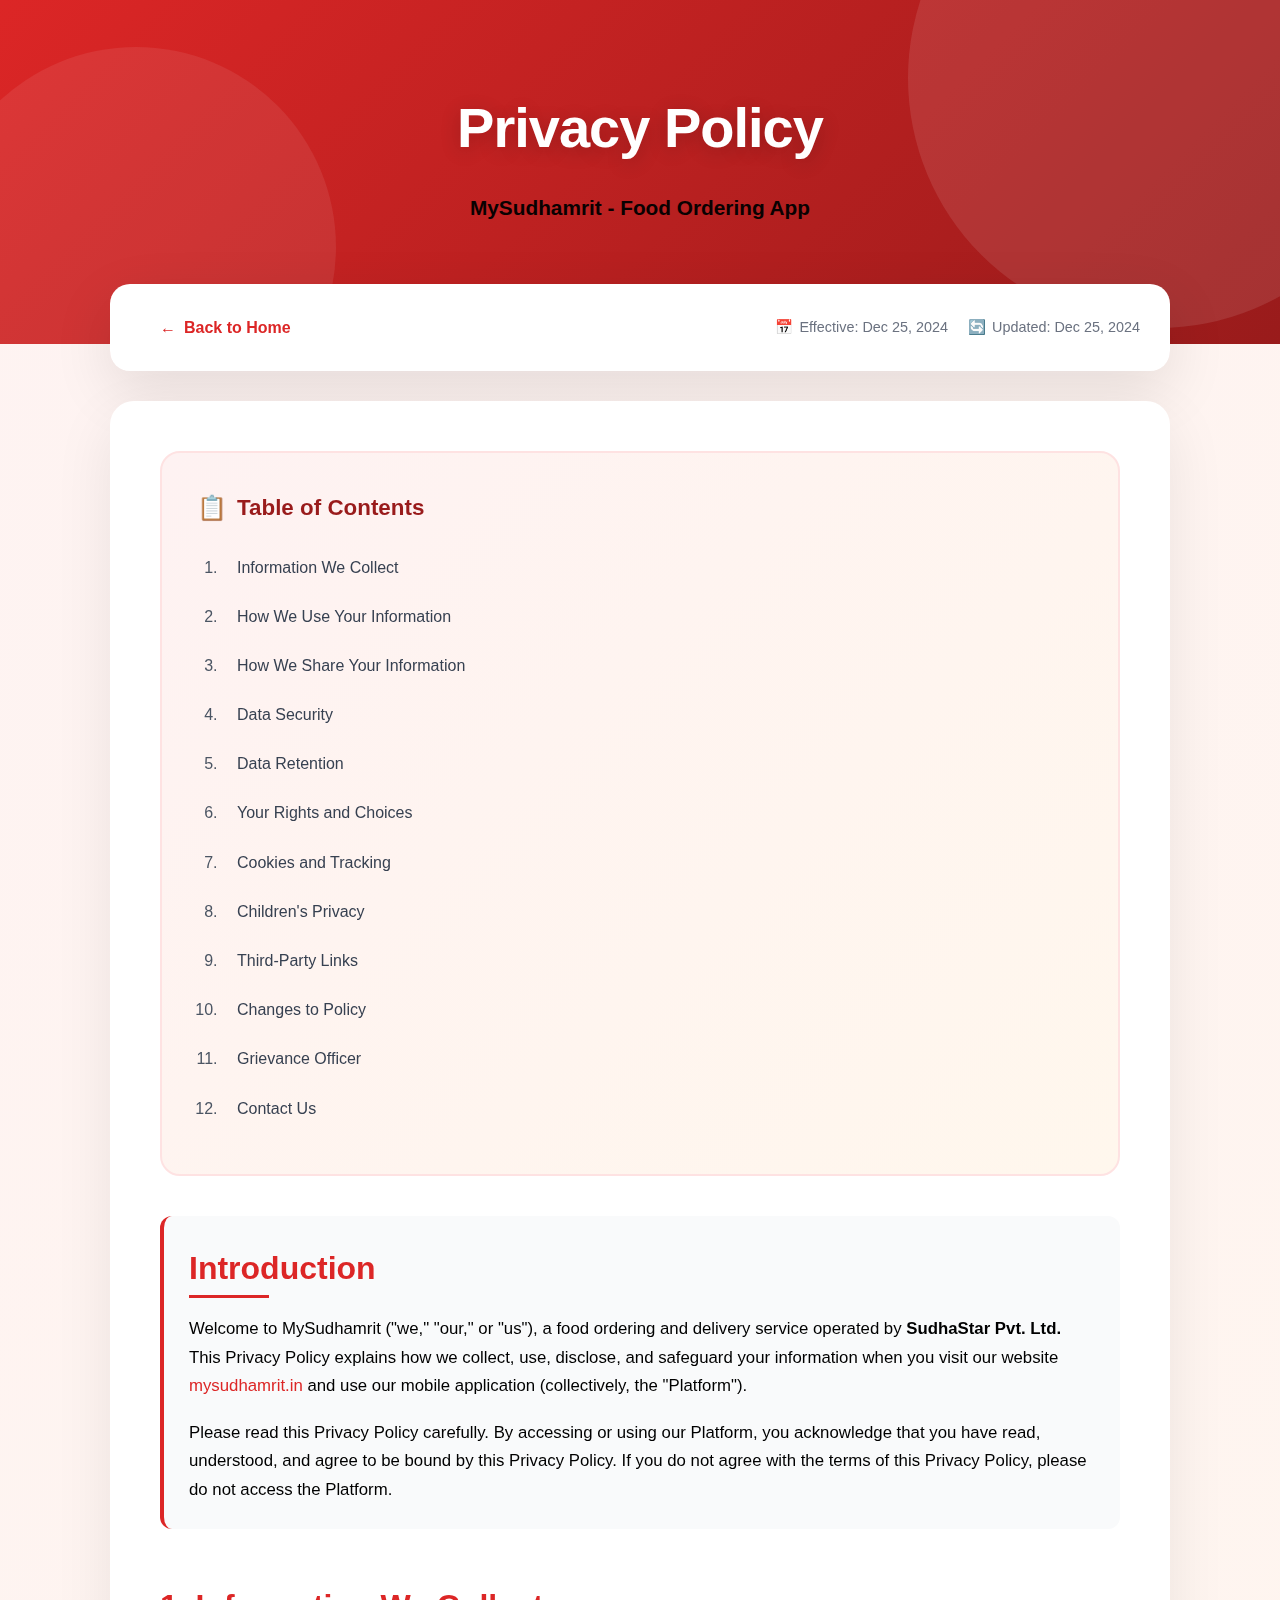
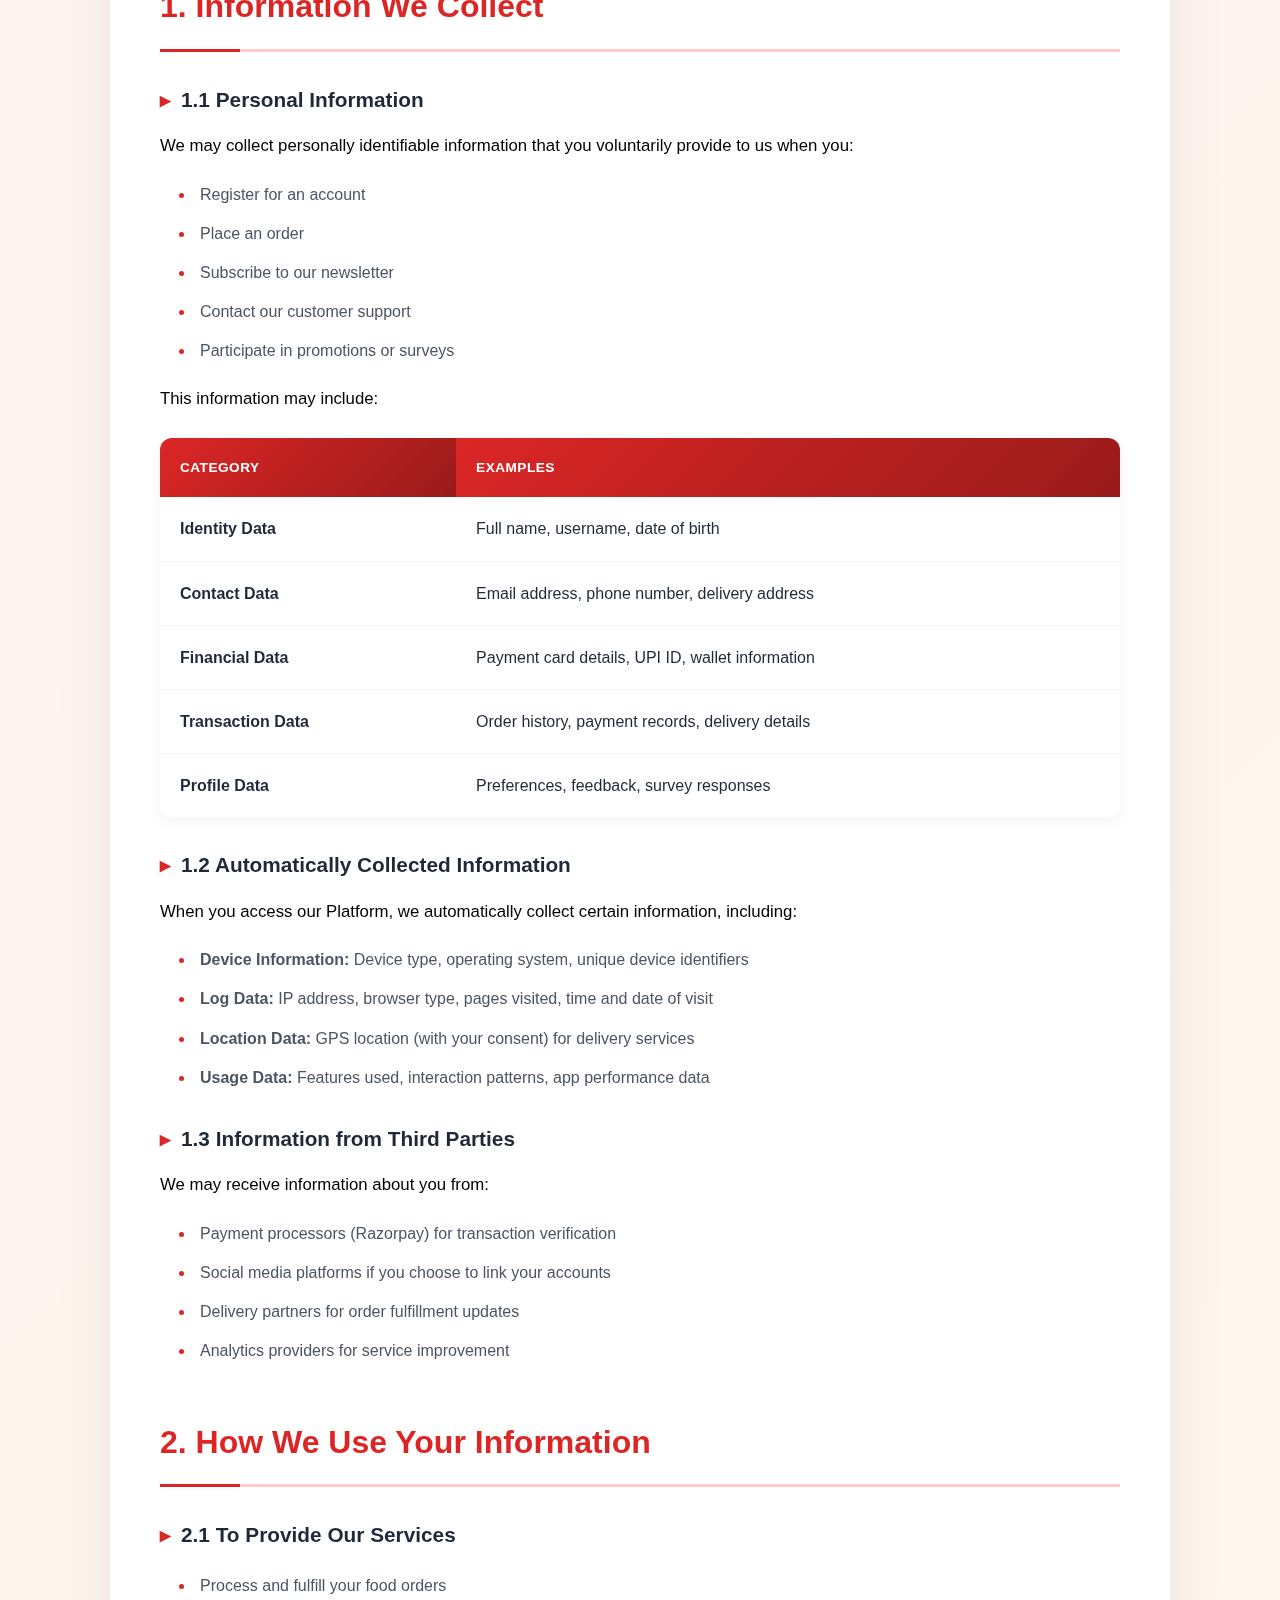
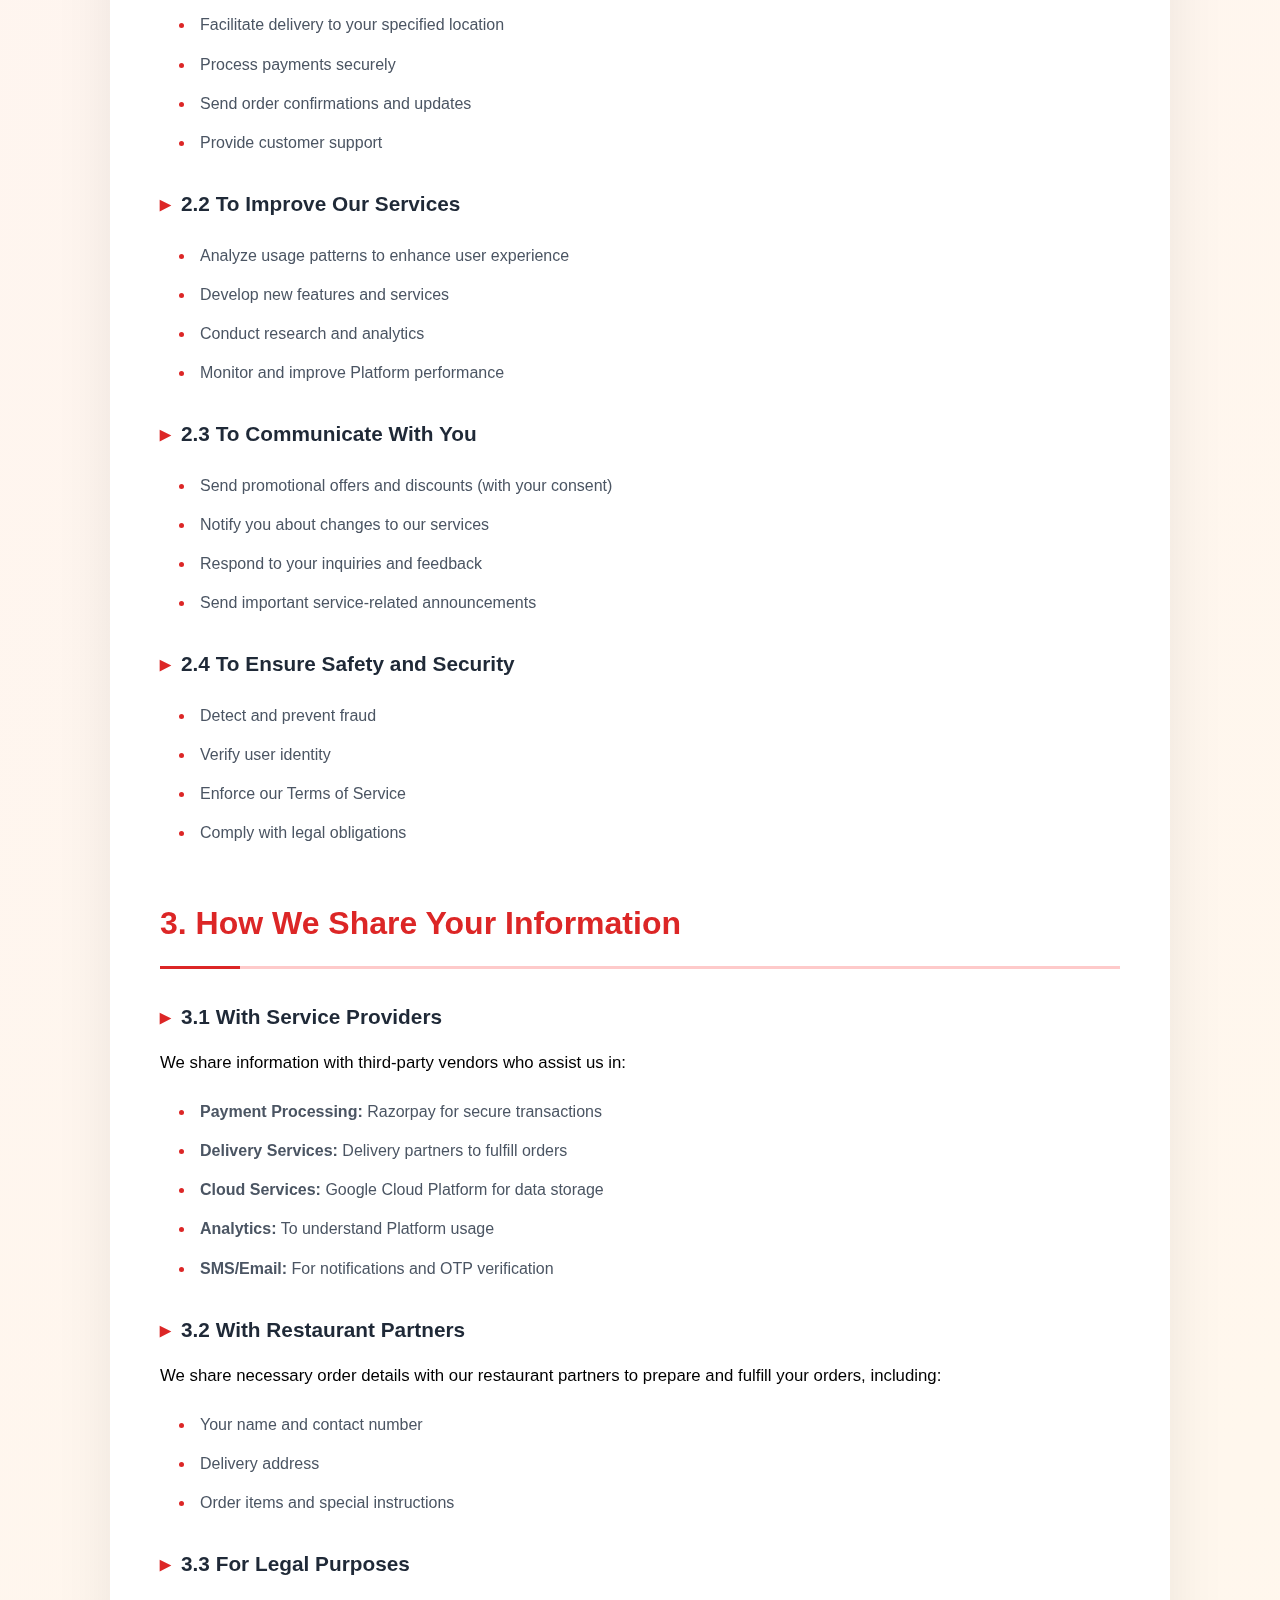
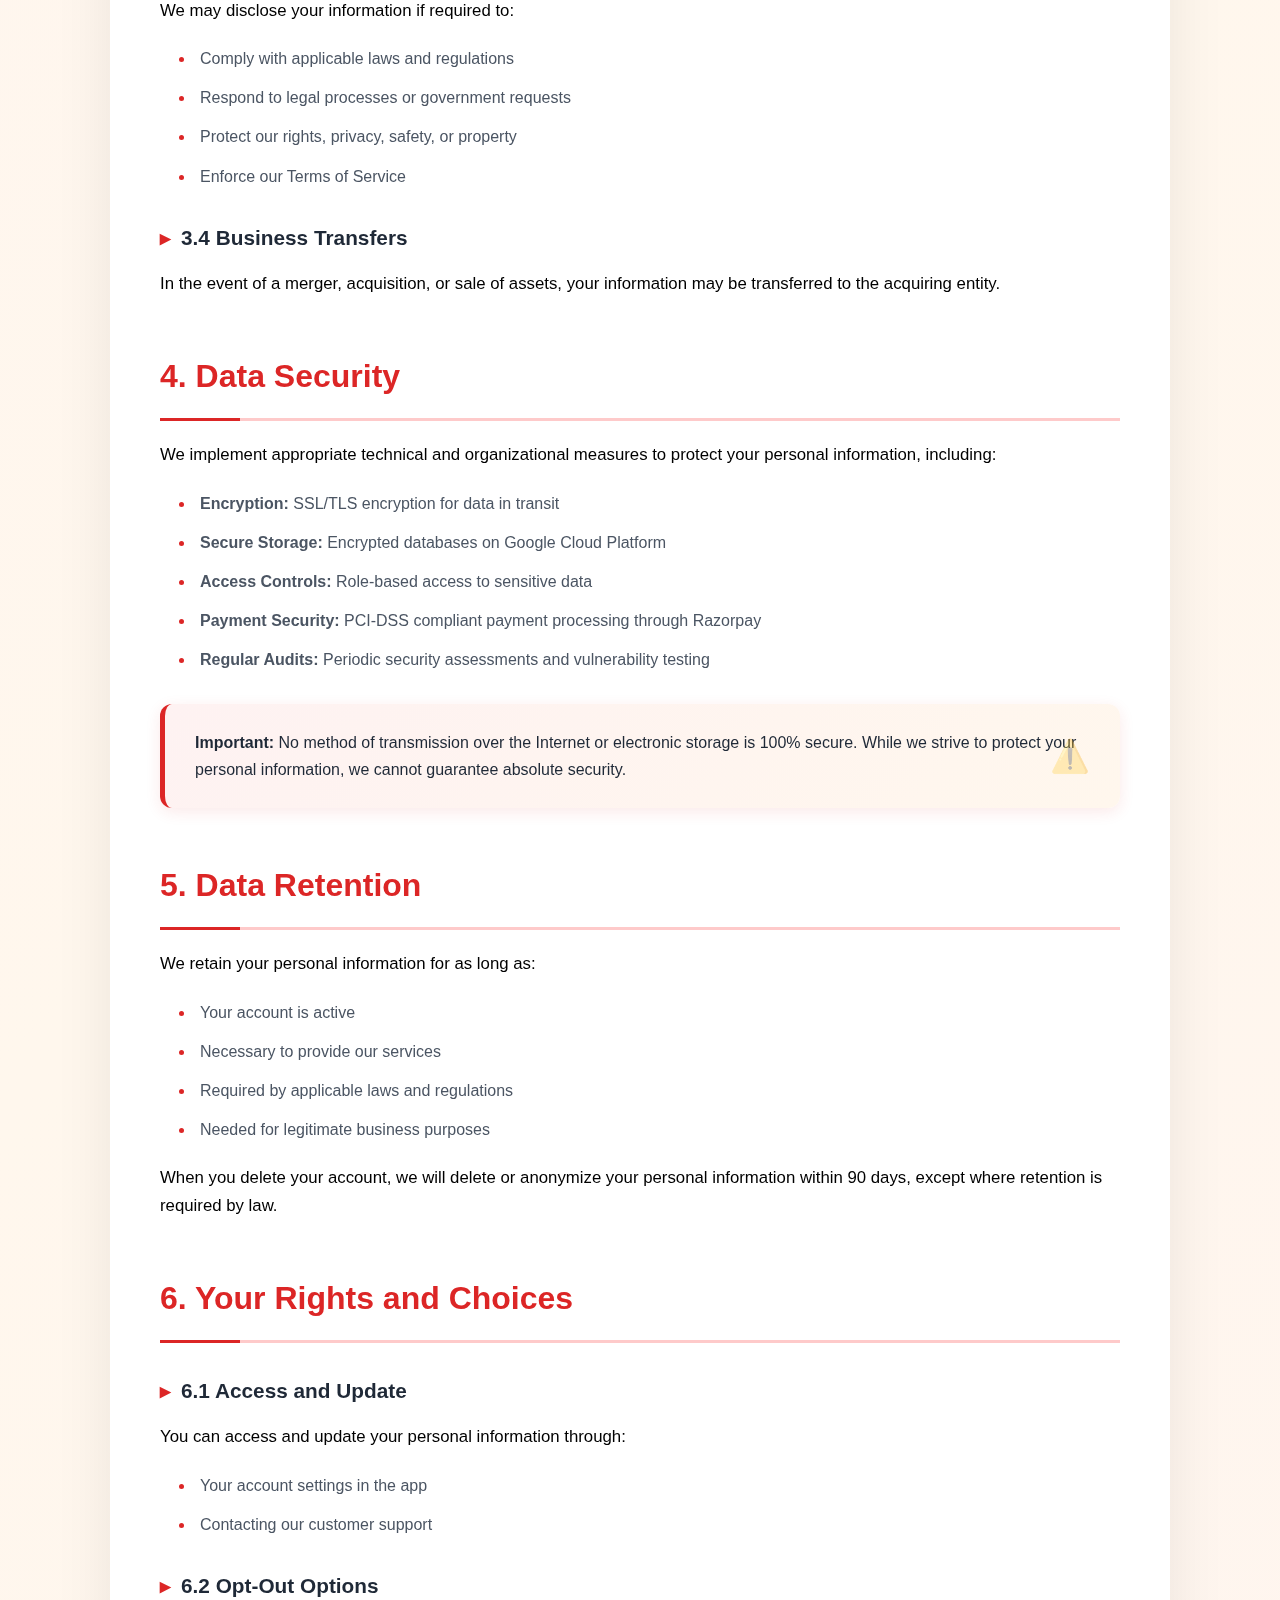
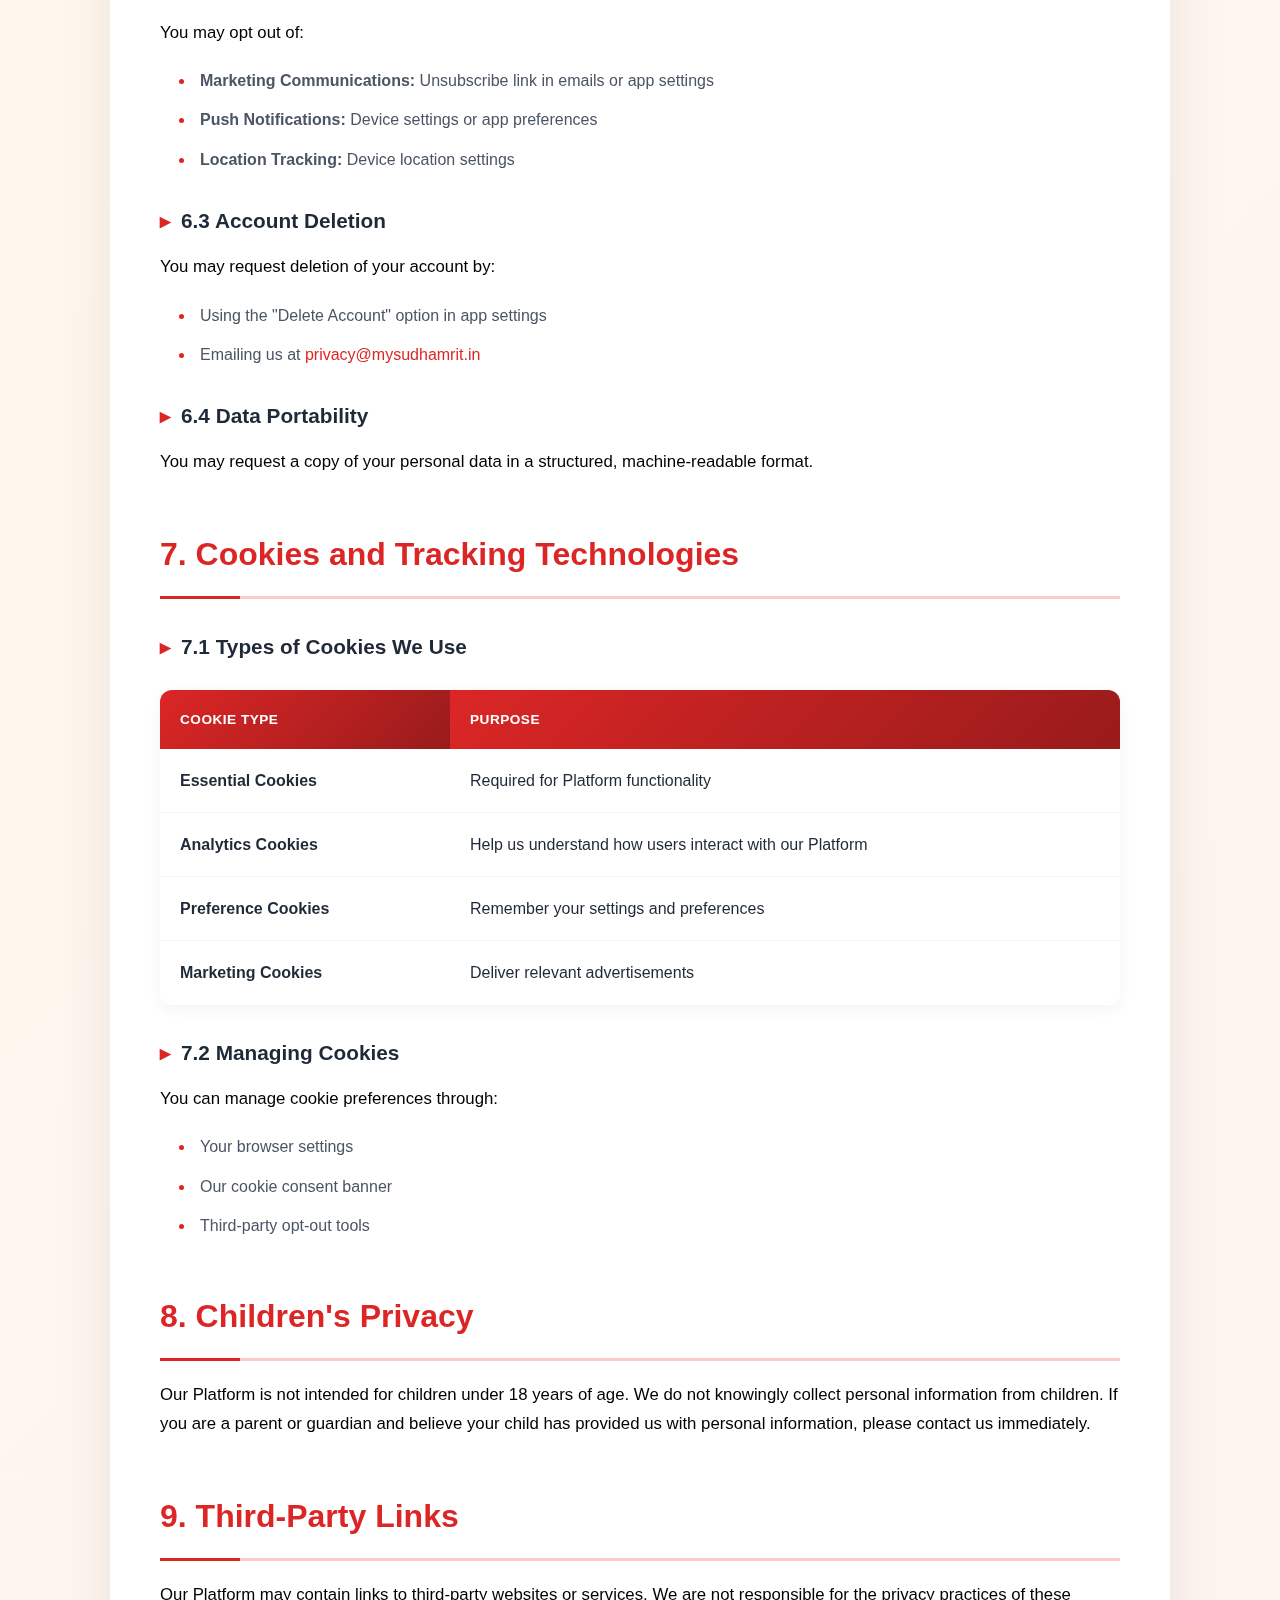
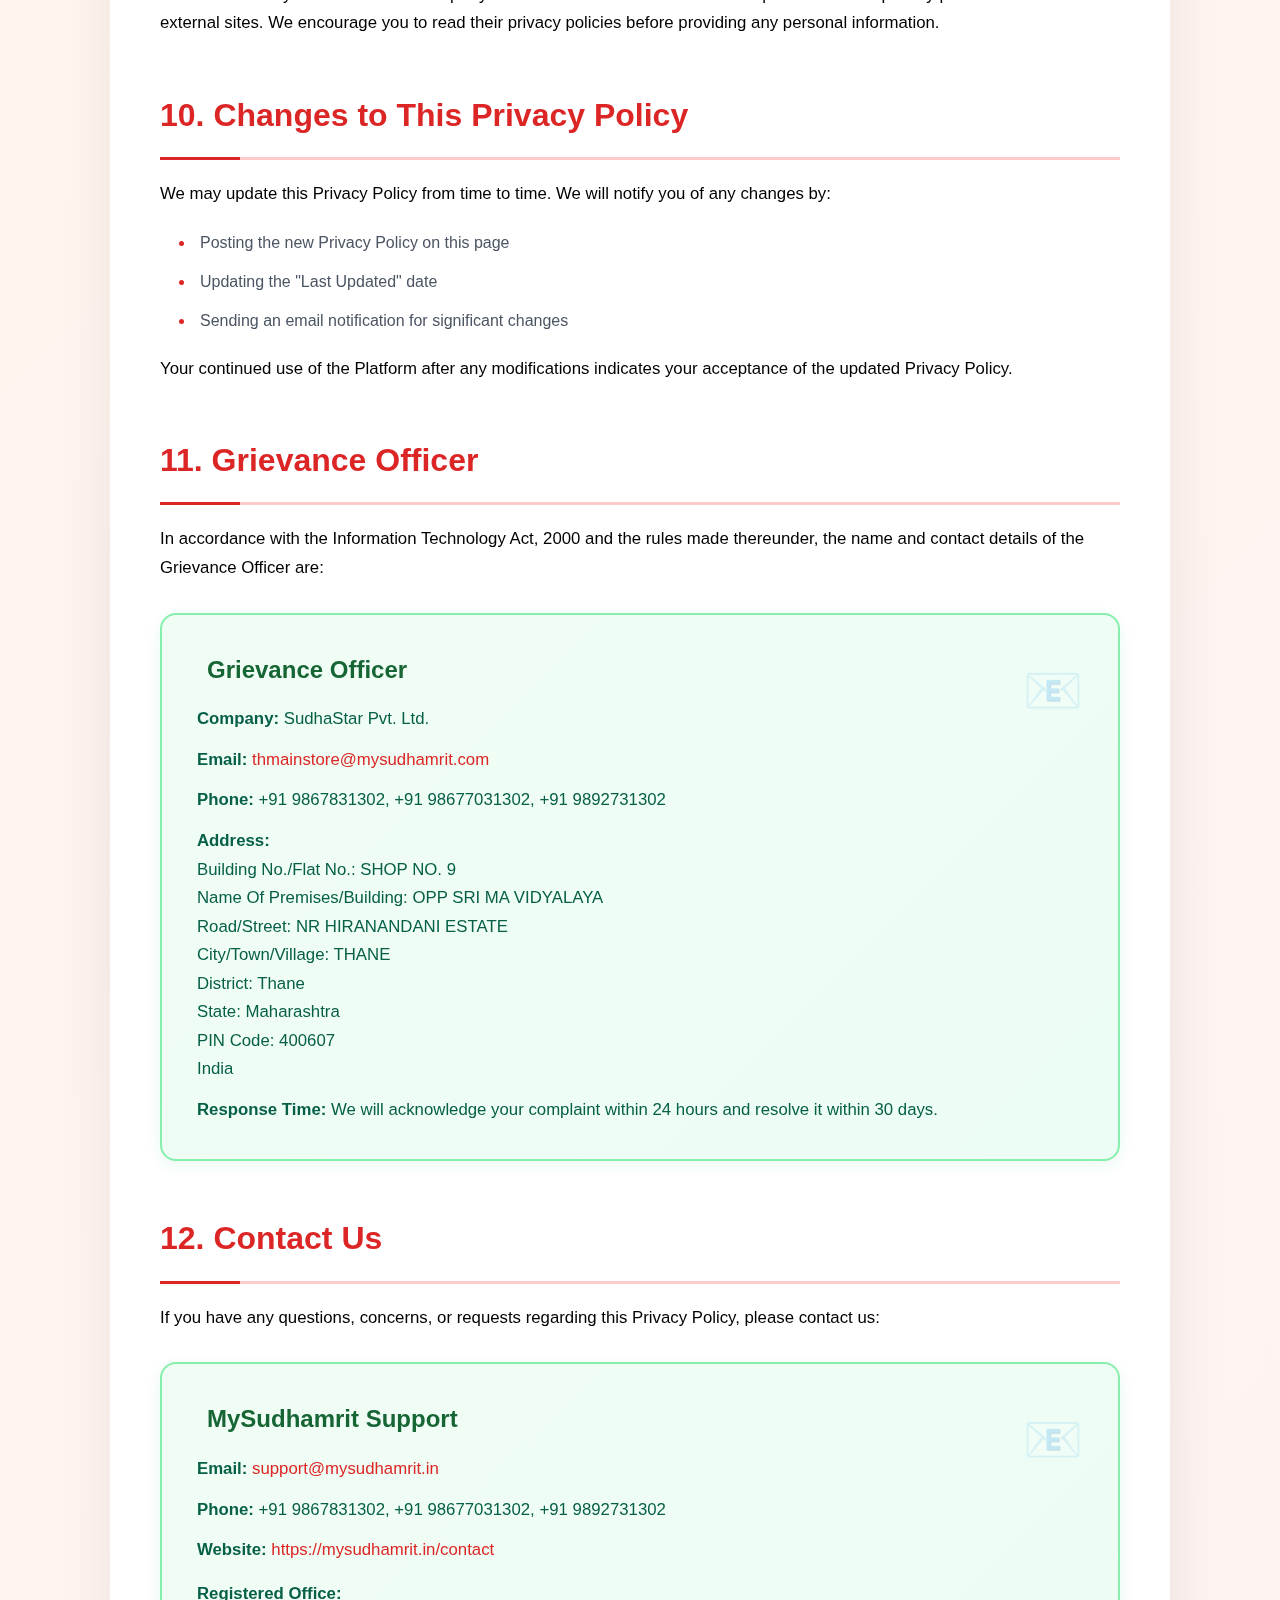
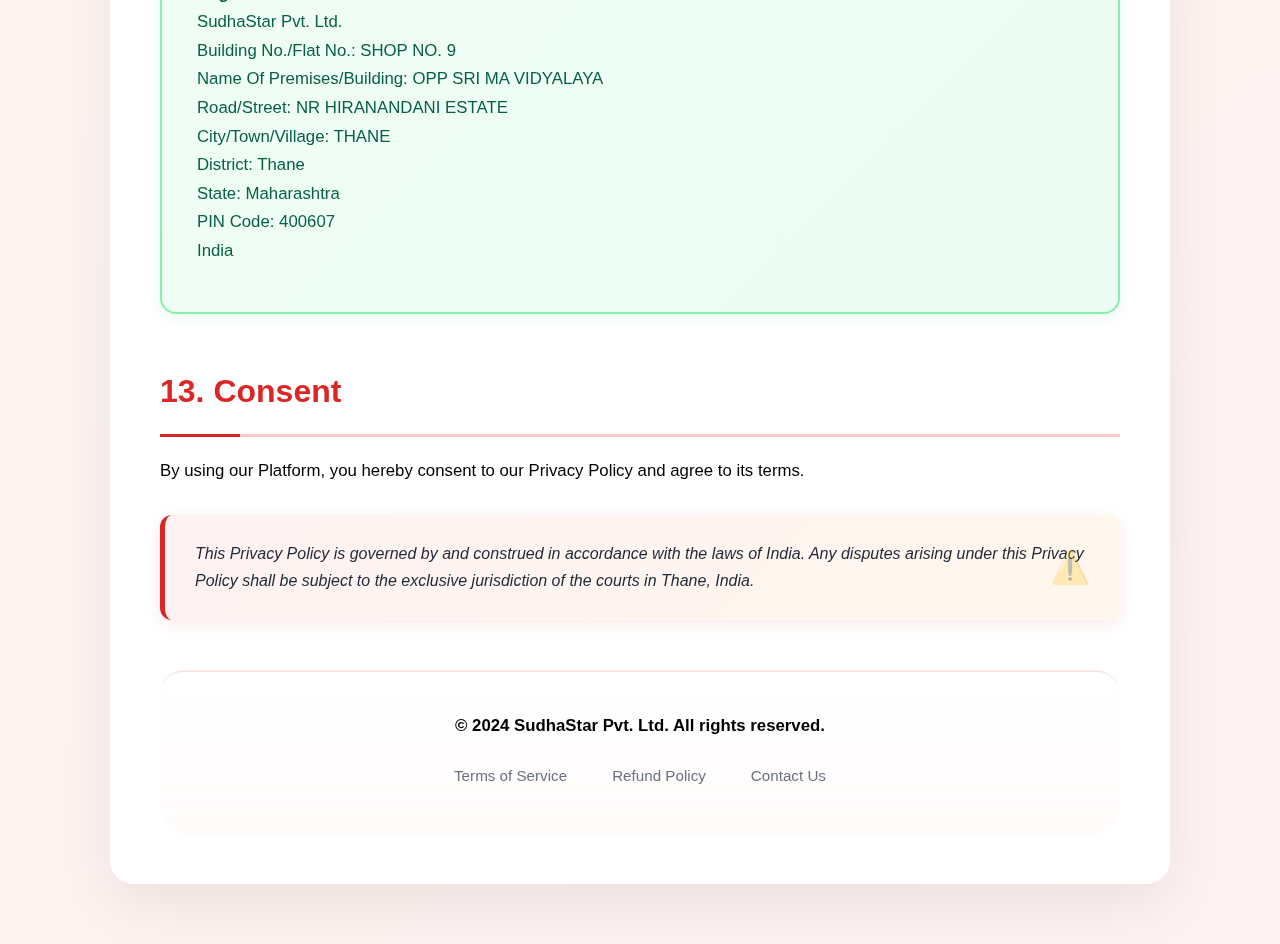
<file: mysudhamrit-privacy-policy.html>
<!DOCTYPE html>
<html lang="en">
<head>
    <meta charset="UTF-8">
    <meta name="viewport" content="width=device-width, initial-scale=1.0">
    <title>Privacy Policy | MySudhamrit</title>
    <meta name="description" content="Privacy Policy for MySudhamrit Food Ordering App by SudhaStar">
    <style>
        * {
            margin: 0;
            padding: 0;
            box-sizing: border-box;
        }

        body {
            font-family: 'Inter', -apple-system, BlinkMacSystemFont, 'Segoe UI', Roboto, sans-serif;
            line-height: 1.7;
            color: #1f2937;
            background: linear-gradient(135deg, #fef3f2 0%, #fff7ed 50%, #fef2f2 100%);
            min-height: 100vh;
        }

        .header {
            background: linear-gradient(135deg, #dc2626 0%, #991b1b 100%);
            color: white;
            padding: 80px 20px 100px;
            text-align: center;
            position: relative;
            overflow: hidden;
        }

        .header::before {
            content: '';
            position: absolute;
            top: -50%;
            right: -10%;
            width: 500px;
            height: 500px;
            background: rgba(255, 255, 255, 0.1);
            border-radius: 50%;
            animation: float 20s infinite ease-in-out;
        }

        .header::after {
            content: '';
            position: absolute;
            bottom: -30%;
            left: -5%;
            width: 400px;
            height: 400px;
            background: rgba(255, 255, 255, 0.08);
            border-radius: 50%;
            animation: float 15s infinite ease-in-out reverse;
        }

        @keyframes float {
            0%, 100% { transform: translate(0, 0) rotate(0deg); }
            25% { transform: translate(20px, -20px) rotate(5deg); }
            50% { transform: translate(-20px, 20px) rotate(-5deg); }
            75% { transform: translate(20px, 20px) rotate(3deg); }
        }

        .header-content {
            position: relative;
            z-index: 1;
        }

        .header h1 {
            font-size: 3.5rem;
            margin-bottom: 15px;
            font-weight: 800;
            letter-spacing: -1px;
            text-shadow: 0 4px 20px rgba(0,0,0,0.2);
        }

        .header p {
            opacity: 0.95;
            font-size: 1.3rem;
            font-weight: bold;
        }

        .container {
            max-width: 1100px;
            margin: -60px auto 0;
            padding: 0 20px 60px;
            position: relative;
            z-index: 2;
        }

        .nav-bar {
            background: white;
            border-radius: 20px;
            padding: 20px 30px;
            box-shadow: 0 20px 60px rgba(0,0,0,0.1);
            margin-bottom: 30px;
            display: flex;
            justify-content: space-between;
            align-items: center;
            backdrop-filter: blur(10px);
        }

        .back-link {
            display: inline-flex;
            align-items: center;
            gap: 8px;
            color: #dc2626;
            font-weight: 600;
            text-decoration: none;
            padding: 10px 20px;
            border-radius: 10px;
            transition: all 0.3s ease;
        }

        .back-link:hover {
            background: #fef2f2;
            transform: translateX(-5px);
        }

        .meta-info {
            display: flex;
            gap: 20px;
            font-size: 0.9rem;
            color: #6b7280;
        }

        .meta-item {
            display: flex;
            align-items: center;
            gap: 6px;
        }

        .content {
            background: white;
            border-radius: 24px;
            padding: 50px;
            box-shadow: 0 20px 60px rgba(0,0,0,0.08);
            position: relative;
        }

        .toc {
            background: linear-gradient(135deg, #fef2f2 0%, #fff7ed 100%);
            padding: 35px;
            border-radius: 20px;
            margin-bottom: 40px;
            border: 2px solid #fee2e2;
            position: relative;
            overflow: hidden;
        }

        .toc::before {
            content: '';
            position: absolute;
            top: -50%;
            right: -20%;
            width: 300px;
            height: 300px;
            background: radial-gradient(circle, rgba(220, 38, 38, 0.1) 0%, transparent 70%);
            border-radius: 50%;
        }

        .toc h3 {
            margin: 0 0 20px 0;
            color: #991b1b;
            font-size: 1.4rem;
            display: flex;
            align-items: center;
            gap: 10px;
            position: relative;
        }

        .toc h3::before {
            content: '📋';
            font-size: 1.5rem;
        }

        .toc ol {
            margin: 0;
            padding-left: 25px;
            position: relative;
        }

        .toc li {
            margin-bottom: 12px;
            position: relative;
        }

        .toc a {
            color: #374151;
            text-decoration: none;
            transition: all 0.3s ease;
            padding: 5px 10px;
            display: inline-block;
            border-radius: 8px;
            font-weight: 500;
        }

        .toc a:hover {
            color: #dc2626;
            background: white;
            transform: translateX(5px);
        }

        h2 {
            color: #dc2626;
            font-size: 2rem;
            margin: 50px 0 20px 0;
            padding-bottom: 15px;
            border-bottom: 3px solid #fecaca;
            position: relative;
            font-weight: 700;
        }

        h2::before {
            content: '';
            position: absolute;
            bottom: -3px;
            left: 0;
            width: 80px;
            height: 3px;
            background: #dc2626;
        }

        h3 {
            color: #1f2937;
            font-size: 1.3rem;
            margin: 30px 0 15px 0;
            font-weight: 600;
            display: flex;
            align-items: center;
            gap: 10px;
        }

        h3::before {
            content: '▸';
            color: #dc2626;
            font-weight: bold;
        }

        p {
            margin-bottom: 18px;
            color: black;
            font-size: 1.05rem;
            
        }

        ul, ol {
            margin: 20px 0 20px 35px;
            color: #4b5563;
        }

        li {
            margin-bottom: 12px;
            padding-left: 5px;
        }

        ul li::marker {
            color: #dc2626;
        }

        table {
            width: 100%;
            border-collapse: separate;
            border-spacing: 0;
            margin: 25px 0;
            font-size: 1rem;
            border-radius: 12px;
            overflow: hidden;
            box-shadow: 0 4px 15px rgba(0,0,0,0.05);
        }

        th, td {
            padding: 18px 20px;
            text-align: left;
        }

        th {
            background: linear-gradient(135deg, #dc2626 0%, #991b1b 100%);
            font-weight: 600;
            color: white;
            text-transform: uppercase;
            font-size: 0.85rem;
            letter-spacing: 0.5px;
        }

        td {
            background: white;
            border-bottom: 1px solid #f3f4f6;
        }

        tr:last-child td {
            border-bottom: none;
        }

        tr:hover td {
            background: #fef2f2;
        }

        .highlight-box {
            background: linear-gradient(135deg, #fef2f2 0%, #fff7ed 100%);
            border-left: 5px solid #dc2626;
            padding: 25px 30px;
            margin: 30px 0;
            border-radius: 12px;
            box-shadow: 0 4px 15px rgba(220, 38, 38, 0.1);
            position: relative;
        }

        .highlight-box::before {
            content: '⚠️';
            position: absolute;
            top: 25px;
            right: 30px;
            font-size: 2rem;
            opacity: 0.3;
        }

        .contact-box {
            background: linear-gradient(135deg, #f0fdf4 0%, #ecfdf5 100%);
            border: 2px solid #86efac;
            padding: 35px;
            border-radius: 16px;
            margin: 30px 0;
            box-shadow: 0 4px 15px rgba(34, 197, 94, 0.1);
            position: relative;
            overflow: hidden;
        }

        .contact-box::before {
            content: '📧';
            position: absolute;
            top: 35px;
            right: 35px;
            font-size: 3rem;
            opacity: 0.2;
        }

        .contact-box h3 {
            color: #166534;
            margin-top: 0;
            font-size: 1.5rem;
        }

        .contact-box h3::before {
            content: '';
        }

        .contact-box p {
            margin-bottom: 12px;
            color: #065f46;
        }

        a {
            color: #dc2626;
            text-decoration: none;
            font-weight: 500;
            transition: all 0.3s ease;
        }

        a:hover {
            color: #991b1b;
            text-decoration: underline;
        }

        .footer {
            text-align: center;
            padding: 40px 20px;
            color: #6b7280;
            font-size: 0.95rem;
            margin-top: 50px;
            border-top: 2px solid rgba(220, 38, 38, 0.1);
            background: linear-gradient(to bottom, transparent, rgba(254, 242, 242, 0.3));
            border-radius: 24px;
        }

        .footer-links {
            margin-top: 15px;
            display: flex;
            justify-content: center;
            gap: 25px;
            flex-wrap: wrap;
        }

        .footer-links a {
            color: #6b7280;
            transition: all 0.3s ease;
            padding: 5px 10px;
            border-radius: 6px;
        }

        .footer-links a:hover {
            color: #dc2626;
            background: #fef2f2;
        }

        .section-intro {
            background: #f9fafb;
            padding: 25px;
            border-radius: 12px;
            margin: 25px 0;
            border-left: 4px solid #dc2626;
        }

        @media (max-width: 768px) {
            .header h1 {
                font-size: 2.2rem;
            }

            .header p {
                font-size: 1.1rem;
            }

            .content {
                padding: 30px 25px;
            }

            .nav-bar {
                flex-direction: column;
                gap: 15px;
                padding: 20px;
            }

            .meta-info {
                flex-direction: column;
                gap: 10px;
                text-align: center;
            }

            h2 {
                font-size: 1.5rem;
            }

            table {
                font-size: 0.9rem;
            }

            th, td {
                padding: 12px 15px;
            }

            .toc {
                padding: 25px;
            }

            .contact-box, .highlight-box {
                padding: 20px;
            }
        }
    </style>
</head>
<body>
    <div class="header">
        <div class="header-content">
            <h1>Privacy Policy</h1>
            <p>MySudhamrit - Food Ordering App</p>
        </div>
    </div>

    <div class="container">
        <div class="nav-bar">
            <a href="/" class="back-link">
                <span>←</span>
                <span>Back to Home</span>
            </a>
            <div class="meta-info">
                <div class="meta-item">
                    <span>📅</span>
                    <span>Effective: Dec 25, 2024</span>
                </div>
                <div class="meta-item">
                    <span>🔄</span>
                    <span>Updated: Dec 25, 2024</span>
                </div>
            </div>
        </div>

        <div class="content">
            <div class="toc">
                <h3>Table of Contents</h3>
                <ol>
                    <li><a href="#information-collect">Information We Collect</a></li>
                    <li><a href="#how-use">How We Use Your Information</a></li>
                    <li><a href="#how-share">How We Share Your Information</a></li>
                    <li><a href="#data-security">Data Security</a></li>
                    <li><a href="#data-retention">Data Retention</a></li>
                    <li><a href="#your-rights">Your Rights and Choices</a></li>
                    <li><a href="#cookies">Cookies and Tracking</a></li>
                    <li><a href="#children">Children's Privacy</a></li>
                    <li><a href="#third-party">Third-Party Links</a></li>
                    <li><a href="#changes">Changes to Policy</a></li>
                    <li><a href="#grievance">Grievance Officer</a></li>
                    <li><a href="#contact">Contact Us</a></li>
                </ol>
            </div>

            <div class="section-intro">
                <h2 style="margin-top: 0; border: none; padding: 0;">Introduction</h2>
                <p>Welcome to MySudhamrit ("we," "our," or "us"), a food ordering and delivery service operated by <strong>SudhaStar Pvt. Ltd.</strong> This Privacy Policy explains how we collect, use, disclose, and safeguard your information when you visit our website <a href="https://mysudhamrit.in">mysudhamrit.in</a> and use our mobile application (collectively, the "Platform").</p>
                
                <p style="margin-bottom: 0;">Please read this Privacy Policy carefully. By accessing or using our Platform, you acknowledge that you have read, understood, and agree to be bound by this Privacy Policy. If you do not agree with the terms of this Privacy Policy, please do not access the Platform.</p>
            </div>

            <h2 id="information-collect">1. Information We Collect</h2>
            
            <h3>1.1 Personal Information</h3>
            <p>We may collect personally identifiable information that you voluntarily provide to us when you:</p>
            <ul>
                <li>Register for an account</li>
                <li>Place an order</li>
                <li>Subscribe to our newsletter</li>
                <li>Contact our customer support</li>
                <li>Participate in promotions or surveys</li>
            </ul>

            <p>This information may include:</p>
            <table>
                <thead>
                    <tr>
                        <th>Category</th>
                        <th>Examples</th>
                    </tr>
                </thead>
                <tbody>
                    <tr>
                        <td><strong>Identity Data</strong></td>
                        <td>Full name, username, date of birth</td>
                    </tr>
                    <tr>
                        <td><strong>Contact Data</strong></td>
                        <td>Email address, phone number, delivery address</td>
                    </tr>
                    <tr>
                        <td><strong>Financial Data</strong></td>
                        <td>Payment card details, UPI ID, wallet information</td>
                    </tr>
                    <tr>
                        <td><strong>Transaction Data</strong></td>
                        <td>Order history, payment records, delivery details</td>
                    </tr>
                    <tr>
                        <td><strong>Profile Data</strong></td>
                        <td>Preferences, feedback, survey responses</td>
                    </tr>
                </tbody>
            </table>

            <h3>1.2 Automatically Collected Information</h3>
            <p>When you access our Platform, we automatically collect certain information, including:</p>
            <ul>
                <li><strong>Device Information:</strong> Device type, operating system, unique device identifiers</li>
                <li><strong>Log Data:</strong> IP address, browser type, pages visited, time and date of visit</li>
                <li><strong>Location Data:</strong> GPS location (with your consent) for delivery services</li>
                <li><strong>Usage Data:</strong> Features used, interaction patterns, app performance data</li>
            </ul>

            <h3>1.3 Information from Third Parties</h3>
            <p>We may receive information about you from:</p>
            <ul>
                <li>Payment processors (Razorpay) for transaction verification</li>
                <li>Social media platforms if you choose to link your accounts</li>
                <li>Delivery partners for order fulfillment updates</li>
                <li>Analytics providers for service improvement</li>
            </ul>

            <h2 id="how-use">2. How We Use Your Information</h2>
            
            <h3>2.1 To Provide Our Services</h3>
            <ul>
                <li>Process and fulfill your food orders</li>
                <li>Facilitate delivery to your specified location</li>
                <li>Process payments securely</li>
                <li>Send order confirmations and updates</li>
                <li>Provide customer support</li>
            </ul>

            <h3>2.2 To Improve Our Services</h3>
            <ul>
                <li>Analyze usage patterns to enhance user experience</li>
                <li>Develop new features and services</li>
                <li>Conduct research and analytics</li>
                <li>Monitor and improve Platform performance</li>
            </ul>

            <h3>2.3 To Communicate With You</h3>
            <ul>
                <li>Send promotional offers and discounts (with your consent)</li>
                <li>Notify you about changes to our services</li>
                <li>Respond to your inquiries and feedback</li>
                <li>Send important service-related announcements</li>
            </ul>

            <h3>2.4 To Ensure Safety and Security</h3>
            <ul>
                <li>Detect and prevent fraud</li>
                <li>Verify user identity</li>
                <li>Enforce our Terms of Service</li>
                <li>Comply with legal obligations</li>
            </ul>

            <h2 id="how-share">3. How We Share Your Information</h2>
            
            <h3>3.1 With Service Providers</h3>
            <p>We share information with third-party vendors who assist us in:</p>
            <ul>
                <li><strong>Payment Processing:</strong> Razorpay for secure transactions</li>
                <li><strong>Delivery Services:</strong> Delivery partners to fulfill orders</li>
                <li><strong>Cloud Services:</strong> Google Cloud Platform for data storage</li>
                <li><strong>Analytics:</strong> To understand Platform usage</li>
                <li><strong>SMS/Email:</strong> For notifications and OTP verification</li>
            </ul>

            <h3>3.2 With Restaurant Partners</h3>
            <p>We share necessary order details with our restaurant partners to prepare and fulfill your orders, including:</p>
            <ul>
                <li>Your name and contact number</li>
                <li>Delivery address</li>
                <li>Order items and special instructions</li>
            </ul>

            <h3>3.3 For Legal Purposes</h3>
            <p>We may disclose your information if required to:</p>
            <ul>
                <li>Comply with applicable laws and regulations</li>
                <li>Respond to legal processes or government requests</li>
                <li>Protect our rights, privacy, safety, or property</li>
                <li>Enforce our Terms of Service</li>
            </ul>

            <h3>3.4 Business Transfers</h3>
            <p>In the event of a merger, acquisition, or sale of assets, your information may be transferred to the acquiring entity.</p>

            <h2 id="data-security">4. Data Security</h2>
            <p>We implement appropriate technical and organizational measures to protect your personal information, including:</p>
            <ul>
                <li><strong>Encryption:</strong> SSL/TLS encryption for data in transit</li>
                <li><strong>Secure Storage:</strong> Encrypted databases on Google Cloud Platform</li>
                <li><strong>Access Controls:</strong> Role-based access to sensitive data</li>
                <li><strong>Payment Security:</strong> PCI-DSS compliant payment processing through Razorpay</li>
                <li><strong>Regular Audits:</strong> Periodic security assessments and vulnerability testing</li>
            </ul>

            <div class="highlight-box">
                <strong>Important:</strong> No method of transmission over the Internet or electronic storage is 100% secure. While we strive to protect your personal information, we cannot guarantee absolute security.
            </div>

            <h2 id="data-retention">5. Data Retention</h2>
            <p>We retain your personal information for as long as:</p>
            <ul>
                <li>Your account is active</li>
                <li>Necessary to provide our services</li>
                <li>Required by applicable laws and regulations</li>
                <li>Needed for legitimate business purposes</li>
            </ul>
            <p>When you delete your account, we will delete or anonymize your personal information within 90 days, except where retention is required by law.</p>

            <h2 id="your-rights">6. Your Rights and Choices</h2>
            
            <h3>6.1 Access and Update</h3>
            <p>You can access and update your personal information through:</p>
            <ul>
                <li>Your account settings in the app</li>
                <li>Contacting our customer support</li>
            </ul>

            <h3>6.2 Opt-Out Options</h3>
            <p>You may opt out of:</p>
            <ul>
                <li><strong>Marketing Communications:</strong> Unsubscribe link in emails or app settings</li>
                <li><strong>Push Notifications:</strong> Device settings or app preferences</li>
                <li><strong>Location Tracking:</strong> Device location settings</li>
            </ul>

            <h3>6.3 Account Deletion</h3>
            <p>You may request deletion of your account by:</p>
            <ul>
                <li>Using the "Delete Account" option in app settings</li>
                <li>Emailing us at <a href="mailto:privacy@mysudhamrit.in">privacy@mysudhamrit.in</a></li>
            </ul>

            <h3>6.4 Data Portability</h3>
            <p>You may request a copy of your personal data in a structured, machine-readable format.</p>

            <h2 id="cookies">7. Cookies and Tracking Technologies</h2>
            
            <h3>7.1 Types of Cookies We Use</h3>
            <table>
                <thead>
                    <tr>
                        <th>Cookie Type</th>
                        <th>Purpose</th>
                    </tr>
                </thead>
                <tbody>
                    <tr>
                        <td><strong>Essential Cookies</strong></td>
                        <td>Required for Platform functionality</td>
                    </tr>
                    <tr>
                        <td><strong>Analytics Cookies</strong></td>
                        <td>Help us understand how users interact with our Platform</td>
                    </tr>
                    <tr>
                        <td><strong>Preference Cookies</strong></td>
                        <td>Remember your settings and preferences</td>
                    </tr>
                    <tr>
                        <td><strong>Marketing Cookies</strong></td>
                        <td>Deliver relevant advertisements</td>
                    </tr>
                </tbody>
            </table>

            <h3>7.2 Managing Cookies</h3>
            <p>You can manage cookie preferences through:</p>
            <ul>
                <li>Your browser settings</li>
                <li>Our cookie consent banner</li>
                <li>Third-party opt-out tools</li>
            </ul>

            <h2 id="children">8. Children's Privacy</h2>
            <p>Our Platform is not intended for children under 18 years of age. We do not knowingly collect personal information from children. If you are a parent or guardian and believe your child has provided us with personal information, please contact us immediately.</p>

            <h2 id="third-party">9. Third-Party Links</h2>
            <p>Our Platform may contain links to third-party websites or services. We are not responsible for the privacy practices of these external sites. We encourage you to read their privacy policies before providing any personal information.</p>

            <h2 id="changes">10. Changes to This Privacy Policy</h2>
            <p>We may update this Privacy Policy from time to time. We will notify you of any changes by:</p>
            <ul>
                <li>Posting the new Privacy Policy on this page</li>
                <li>Updating the "Last Updated" date</li>
                <li>Sending an email notification for significant changes</li>
            </ul>
            <p>Your continued use of the Platform after any modifications indicates your acceptance of the updated Privacy Policy.</p>

            <h2 id="grievance">11. Grievance Officer</h2>
            <p>In accordance with the Information Technology Act, 2000 and the rules made thereunder, the name and contact details of the Grievance Officer are:</p>
            
            <div class="contact-box">
                <h3>Grievance Officer</h3>
                <p><strong>Company:</strong> SudhaStar Pvt. Ltd.</p>
                <p><strong>Email:</strong> <a href="mailto:grievance@mysudhamrit.in">thmainstore@mysudhamrit.com</a></p>
                <p><strong>Phone:</strong> +91 9867831302, +91 98677031302, +91 9892731302</p>
                <p><strong>Address:</strong><br>
                 Building No./Flat No.: SHOP NO. 9<br>
                 Name Of Premises/Building: OPP SRI MA VIDYALAYA<br>
                 Road/Street: NR HIRANANDANI ESTATE<br>
                 City/Town/Village: THANE<br>
                 District: Thane<br>
                 State: Maharashtra<br>
                 PIN Code: 400607<br>
                 India</p>
                <p style="margin-bottom: 0;"><strong>Response Time:</strong> We will acknowledge your complaint within 24 hours and resolve it within 30 days.</p>
            </div>

            <h2 id="contact">12. Contact Us</h2>
            <p>If you have any questions, concerns, or requests regarding this Privacy Policy, please contact us:</p>
            
            <div class="contact-box">
                <h3>MySudhamrit Support</h3>
                <p><strong>Email:</strong> <a href="mailto:support@mysudhamrit.in">support@mysudhamrit.in</a></p>
                <p><strong>Phone:</strong> +91 9867831302, +91 98677031302, +91 9892731302</p>
                <p><strong>Website:</strong> <a href="https://mysudhamrit.in/contact">https://mysudhamrit.in/contact</a></p>
                <p style="margin-top: 15px;"><strong>Registered Office:</strong><br>
                SudhaStar Pvt. Ltd.<br>
                 Building No./Flat No.: SHOP NO. 9<br>
                 Name Of Premises/Building: OPP SRI MA VIDYALAYA<br>
                 Road/Street: NR HIRANANDANI ESTATE<br>
                 City/Town/Village: THANE<br>
                 District: Thane<br>
                 State: Maharashtra<br>
                 PIN Code: 400607<br>
                 India</p>
            </div>

            <h2>13. Consent</h2>
            <p>By using our Platform, you hereby consent to our Privacy Policy and agree to its terms.</p>

            <div class="highlight-box">
                <em>This Privacy Policy is governed by and construed in accordance with the laws of India. Any disputes arising under this Privacy Policy shall be subject to the exclusive jurisdiction of the courts in Thane, India.</em>
            </div>

            <div class="footer">
                <p><strong>© 2024 SudhaStar Pvt. Ltd. All rights reserved.</strong></p>
                <div class="footer-links">
                    <a href="/terms">Terms of Service</a>
                    <a href="/refund-policy">Refund Policy</a>
                    <a href="/contact">Contact Us</a>
                </div>
            </div>
        </div>
    </div>
</body>
</html>
</file>
